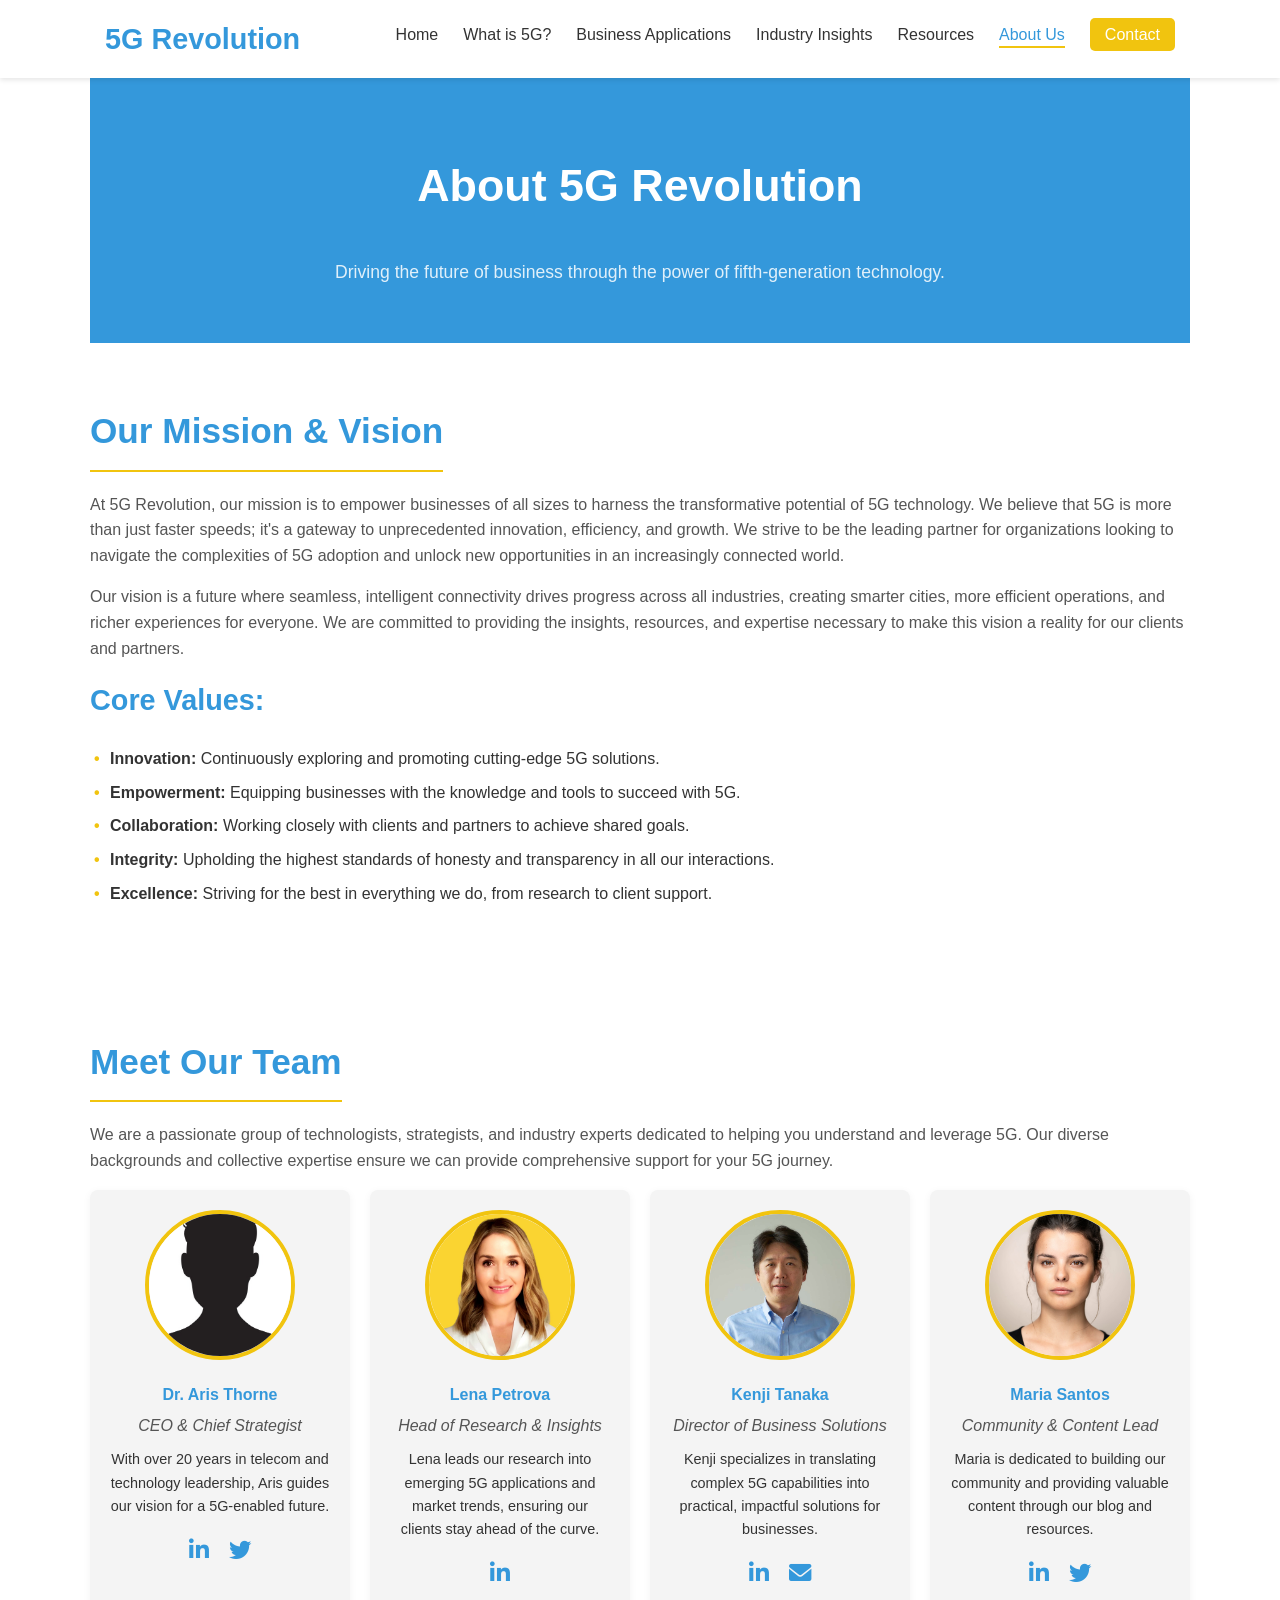
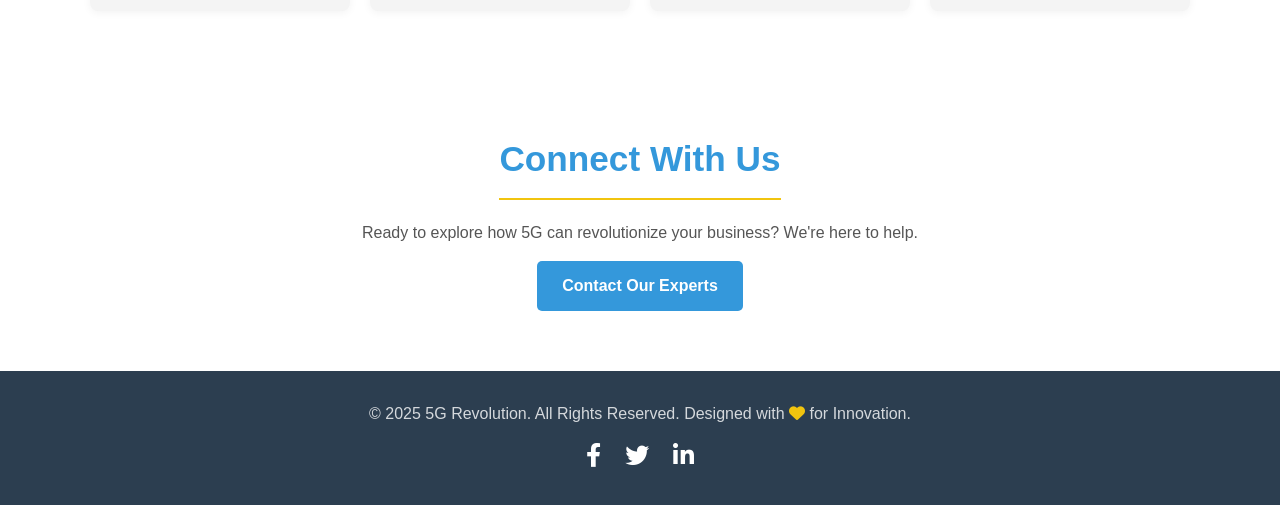
<file: about.html>
<!DOCTYPE html>
<html lang="en">
<head>
    <meta charset="UTF-8">
    <meta name="viewport" content="width=device-width, initial-scale=1.0">
    <title>About Us - 5G Revolution</title>
    <meta name="description" content="Learn about 5G Revolution, our mission to empower businesses with 5G technology, and meet the team driving innovation.">
    <link rel="stylesheet" href="css/style.css">
    <link rel="stylesheet" href="https://cdnjs.cloudflare.com/ajax/libs/font-awesome/6.0.0-beta3/css/all.min.css">
    <link rel="apple-touch-icon" sizes="180x180" href="favicon_io/apple-touch-icon.png">
    <link rel="icon" type="image/png" sizes="32x32" href="favicon_io/favicon-32x32.png">
    <link rel="icon" type="image/png" sizes="16x16" href="favicon_io/favicon-16x16.png">
    <link rel="manifest" href="favicon_io/site.webmanifest">
</head>
<body>
    <div id="loader-wrapper">
        <div class="loader">5G</div>
    </div>

    <header>
        <nav class="navbar">
            <div class="container">
                <a href="index.html" class="logo">5G Revolution</a>
                <button class="nav-toggle" aria-label="toggle navigation">
                    <span class="hamburger"></span>
                </button>
                <ul class="nav-menu">
                    <li><a href="index.html">Home</a></li>
                    <li><a href="what-is-5g.html">What is 5G?</a></li>
                    <li><a href="business-applications.html">Business Applications</a></li>
                    <li><a href="industry-insights.html">Industry Insights</a></li>
                    <li><a href="resources.html">Resources</a></li>
                    <li><a href="about.html" class="active">About Us</a></li>
                    <li><a href="index.html#contact" class="cta-button-nav">Contact</a></li>
                </ul>
            </div>
        </nav>
    </header>

    <main>
        <section class="page-header container section-padding">
            <h1>About 5G Revolution</h1>
            <p>Driving the future of business through the power of fifth-generation technology.</p>
        </section>

        <section id="our-mission" class="container section-padding content-section animate-on-scroll">
            <h2>Our Mission & Vision</h2>
            <p>At 5G Revolution, our mission is to empower businesses of all sizes to harness the transformative potential of 5G technology. We believe that 5G is more than just faster speeds; it's a gateway to unprecedented innovation, efficiency, and growth. We strive to be the leading partner for organizations looking to navigate the complexities of 5G adoption and unlock new opportunities in an increasingly connected world.</p>
            <p>Our vision is a future where seamless, intelligent connectivity drives progress across all industries, creating smarter cities, more efficient operations, and richer experiences for everyone. We are committed to providing the insights, resources, and expertise necessary to make this vision a reality for our clients and partners.</p>
            
            <h3>Core Values:</h3>
            <ul>
                <li><strong>Innovation:</strong> Continuously exploring and promoting cutting-edge 5G solutions.</li>
                <li><strong>Empowerment:</strong> Equipping businesses with the knowledge and tools to succeed with 5G.</li>
                <li><strong>Collaboration:</strong> Working closely with clients and partners to achieve shared goals.</li>
                <li><strong>Integrity:</strong> Upholding the highest standards of honesty and transparency in all our interactions.</li>
                <li><strong>Excellence:</strong> Striving for the best in everything we do, from research to client support.</li>
            </ul>
        </section>

        <section id="our-team" class="container section-padding content-section animate-on-scroll">
            <h2>Meet Our Team</h2>
            <p>We are a passionate group of technologists, strategists, and industry experts dedicated to helping you understand and leverage 5G. Our diverse backgrounds and collective expertise ensure we can provide comprehensive support for your 5G journey.</p>
            <div class="team-grid">
                <div class="team-member">
                    <img src="images/team-member-1.jpg" alt="Dr. Aris Thorne - CEO & Chief Strategist">
                    <h4>Dr. Aris Thorne</h4>
                    <p class="team-title">CEO & Chief Strategist</p>
                    <p class="team-bio">With over 20 years in telecom and technology leadership, Aris guides our vision for a 5G-enabled future.</p>
                    <div class="team-social">
                        <a href="#" aria-label="Aris Thorne LinkedIn"><i class="fab fa-linkedin-in"></i></a>
                        <a href="#" aria-label="Aris Thorne Twitter"><i class="fab fa-twitter"></i></a>
                    </div>
                </div>

                <div class="team-member">
                    <img src="images/team-member-2.jpg" alt="Lena Petrova - Head of Research & Insights">
                    <h4>Lena Petrova</h4>
                    <p class="team-title">Head of Research & Insights</p>
                    <p class="team-bio">Lena leads our research into emerging 5G applications and market trends, ensuring our clients stay ahead of the curve.</p>
                     <div class="team-social">
                        <a href="#" aria-label="Lena Petrova LinkedIn"><i class="fab fa-linkedin-in"></i></a>
                    </div>
                </div>

                <div class="team-member">
                    <img src="images/team-member-3.jpg" alt="Kenji Tanaka - Director of Business Solutions">
                    <h4>Kenji Tanaka</h4>
                    <p class="team-title">Director of Business Solutions</p>
                    <p class="team-bio">Kenji specializes in translating complex 5G capabilities into practical, impactful solutions for businesses.</p>
                     <div class="team-social">
                        <a href="#" aria-label="Kenji Tanaka LinkedIn"><i class="fab fa-linkedin-in"></i></a>
                        <a href="#" aria-label="Kenji Tanaka Email"><i class="fas fa-envelope"></i></a>
                    </div>
                </div>
                 <div class="team-member">
                    <img src="images/team-member-4.jpg" alt="Maria Santos - Community & Content Lead">
                    <h4>Maria Santos</h4>
                    <p class="team-title">Community & Content Lead</p>
                    <p class="team-bio">Maria is dedicated to building our community and providing valuable content through our blog and resources.</p>
                     <div class="team-social">
                        <a href="#" aria-label="Maria Santos LinkedIn"><i class="fab fa-linkedin-in"></i></a>
                        <a href="#" aria-label="Maria Santos Twitter"><i class="fab fa-twitter"></i></a>
                    </div>
                </div>
            </div>
        </section>

        <section id="join-us" class="container section-padding content-section text-center animate-on-scroll">
             <h2>Connect With Us</h2>
            <p>Ready to explore how 5G can revolutionize your business? We're here to help.</p>
            <a href="index.html#contact" class="btn btn-primary smooth-scroll-link">Contact Our Experts</a>
        </section>

    </main>

    <footer>
        <div class="container">
            <p>&copy; 2025 5G Revolution. All Rights Reserved. Designed with <i class="fas fa-heart" style="color: var(--secondary-color);"></i> for Innovation.</p>
            <div class="social-links">
                <a href="#" aria-label="Facebook"><i class="fab fa-facebook-f"></i></a>
                <a href="#" aria-label="Twitter"><i class="fab fa-twitter"></i></a>
                <a href="#" aria-label="LinkedIn"><i class="fab fa-linkedin-in"></i></a>
            </div>
        </div>
    </footer>

    <script src="js/script.js"></script>
</body>
</html>
</file>
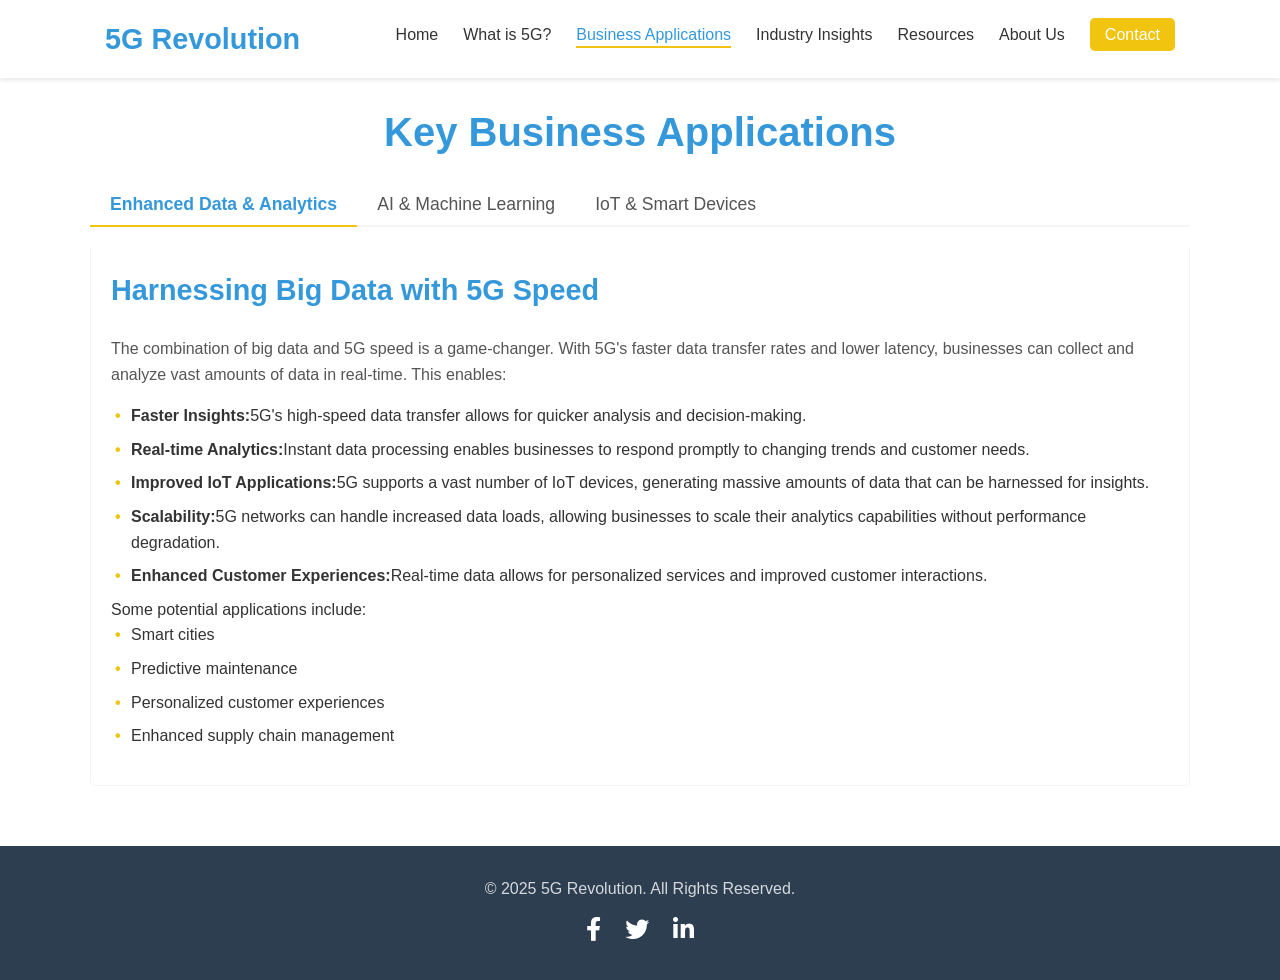
<file: business-applications.html>
<!DOCTYPE html>
<html lang="en">
<head>
    <meta charset="UTF-8">
    <meta name="viewport" content="width=device-width, initial-scale=1.0">
    <title>What is 5G? - 5G Revolution</title>
    <meta name="description" content="Learn about 5G technology, its core benefits, key features, and how it compares to previous generations.">
    <link rel="stylesheet" href="css/style.css">
    <link rel="stylesheet" href="https://cdnjs.cloudflare.com/ajax/libs/font-awesome/6.0.0-beta3/css/all.min.css">
    <link rel="apple-touch-icon" sizes="180x180" href="favicon_io/apple-touch-icon.png">
    <link rel="icon" type="image/png" sizes="32x32" href="favicon_io/favicon-32x32.png">
    <link rel="icon" type="image/png" sizes="16x16" href="favicon_io/favicon-16x16.png">
    <link rel="manifest" href="favicon_io/site.webmanifest">
</head>
<body>
    <div id="loader-wrapper">
        <div class="loader">5G</div>
    </div>

    <header>
        <nav class="navbar">
            <div class="container">
                <a href="index.html" class="logo">5G Revolution</a>
                <button class="nav-toggle" aria-label="toggle navigation">
                    <span class="hamburger"></span>
                </button>
                <ul class="nav-menu">
                    <li><a href="index.html">Home</a></li>
                    <li><a href="what-is-5g.html" class="active">What is 5G?</a></li>
                    <li><a href="business-applications.html">Business Applications</a></li>
                    <li><a href="industry-insights.html">Industry Insights</a></li>
                    <li><a href="resources.html">Resources</a></li>
                    <li><a href="about.html">About Us</a></li>
                    <li><a href="index.html#contact" class="cta-button-nav">Contact</a></li>
                </ul>
            </div>
        </nav>
    </header>

    <main>

         
        <section id="applications" class="container section-padding">
            <h2 class="section-title">Key Business Applications</h2>
            <div class="tabs">
                <button class="tab-button active" data-tab-target="data-analytics">Enhanced Data & Analytics</button>
                <button class="tab-button" data-tab-target="ai-ml">AI & Machine Learning</button>
                <button class="tab-button" data-tab-target="iot-smart">IoT & Smart Devices</button>
            </div>

            <div id="data-analytics" class="tab-content active">
                <h3>Harnessing Big Data with 5G Speed</h3>
                <p>The combination of big data and 5G speed is a game-changer. With 5G's faster data transfer rates and lower latency, businesses can collect and analyze vast amounts of data in real-time. This enables:
                    <ul>
                        <li><Strong>Faster Insights:</Strong>5G's high-speed data transfer allows for quicker analysis and decision-making.</li>
                        <li><strong>Real-time Analytics:</strong>Instant data processing enables businesses to respond promptly to changing trends and customer needs.</li>
                        <li><strong>Improved IoT Applications:</strong>5G supports a vast number of IoT devices, generating massive amounts of data that can be harnessed for insights.</li>
                        <li><strong>Scalability:</strong>5G networks can handle increased data loads, allowing businesses to scale their analytics capabilities without performance degradation.</li>
                        <li><strong>Enhanced Customer Experiences:</strong>Real-time data allows for personalized services and improved customer interactions.</li>
                    </ul>
                Some potential applications include:
                <ul>
                    <li>Smart cities</li>
                    <li>Predictive maintenance</li>
                    <li>Personalized customer experiences</li>
                    <li>Enhanced supply chain management</li>
                </ul>
                </p>
            </div>
            <div id="ai-ml" class="tab-content">
                <h3>Powering Intelligent Systems</h3>
                <p>The integration of 5G and AI is revolutionizing intelligent systems. With 5G's high-speed, low-latency connectivity, AI capabilities and machine learning models can be taken to the next level. Some key benefits include:
                    <ul>
                        <li><strong>Real-time Data Processing:</strong>5G enables faster data transfer, allowing AI systems to analyze information in real-time and make instant decisions.</li>
                        <li><strong>Enhanced Connectivity:</strong>5G's ability to connect a vast number of devices simultaneously supports the growth of IoT and smart devices, providing more data for AI algorithms.</li>
                        <li><strong>Improved User Experiences:</strong>With 5G, AI applications can deliver more personalized and responsive experiences, adapting to user needs in real-time.</li>
                    </ul>
                    Some exciting applications of 5G-enabled AI include:
                    <ul>
                        <li>Smart Transport</li>
                        <li>Autonomous Vehicles</li>
                        <li>Predictive Maintenance</li>
                        <li>Personalized Retail Experiences</li>
                        <li>Intelligent healthcare systems</li>
                        <li>Smart Manufacturing</li>
                    </ul>
                </p>
            </div>
            <div id="iot-smart" class="tab-content">
                <h3>Connecting the World of Devices</h3>
                <p>The Internet of Things (IoT) is transforming the way devices interact and communicate. With 5G, IoT devices can:
                    <ul>
                        <li><strong>Connect seamlessly:</strong>5G's vast network capacity supports a massive number of IoT devices.</li>
                        <li><strong>Communicate faster:</strong>5G's low latency enables real-time communication between devices.</li>
                        <li><strong>Enable automation:</strong> IoT devices can automate various tasks, improving efficiency and convenience.</li>
                        <li><strong>Enhance data collection:</strong>5G allows for the collection of large amounts of data from IoT devices, enabling better insights and decision-making.</li>
                        <li><strong>Support smart ecosystems:</strong>5G enables the creation of interconnected smart environments, such as smart homes, cities, and industries.</li>
                    </ul>
                    Some exciting applications of 5G-enabled IoT include:
                    <ul>
                        <li>Smart homes</li>
                        <li>Connected cars</li>
                        <li>Wearable health devices</li>
                        <li>Industrial IoT solutions</li>
                        <li>Smart grids</li>    
                        <li>Smart cities</li>
                    </ul>
                </p>
            </div>
        </section>

    </main>

    <footer>
        <div class="container">
            <p>&copy; 2025 5G Revolution. All Rights Reserved.</p>
             <div class="social-links">
                <a href="#" aria-label="Facebook"><i class="fab fa-facebook-f"></i></a>
                <a href="#" aria-label="Twitter"><i class="fab fa-twitter"></i></a>
                <a href="#" aria-label="LinkedIn"><i class="fab fa-linkedin-in"></i></a>
            </div>
        </div>
    </footer>

    <script src="js/script.js"></script>
</body>
</html>
</file>
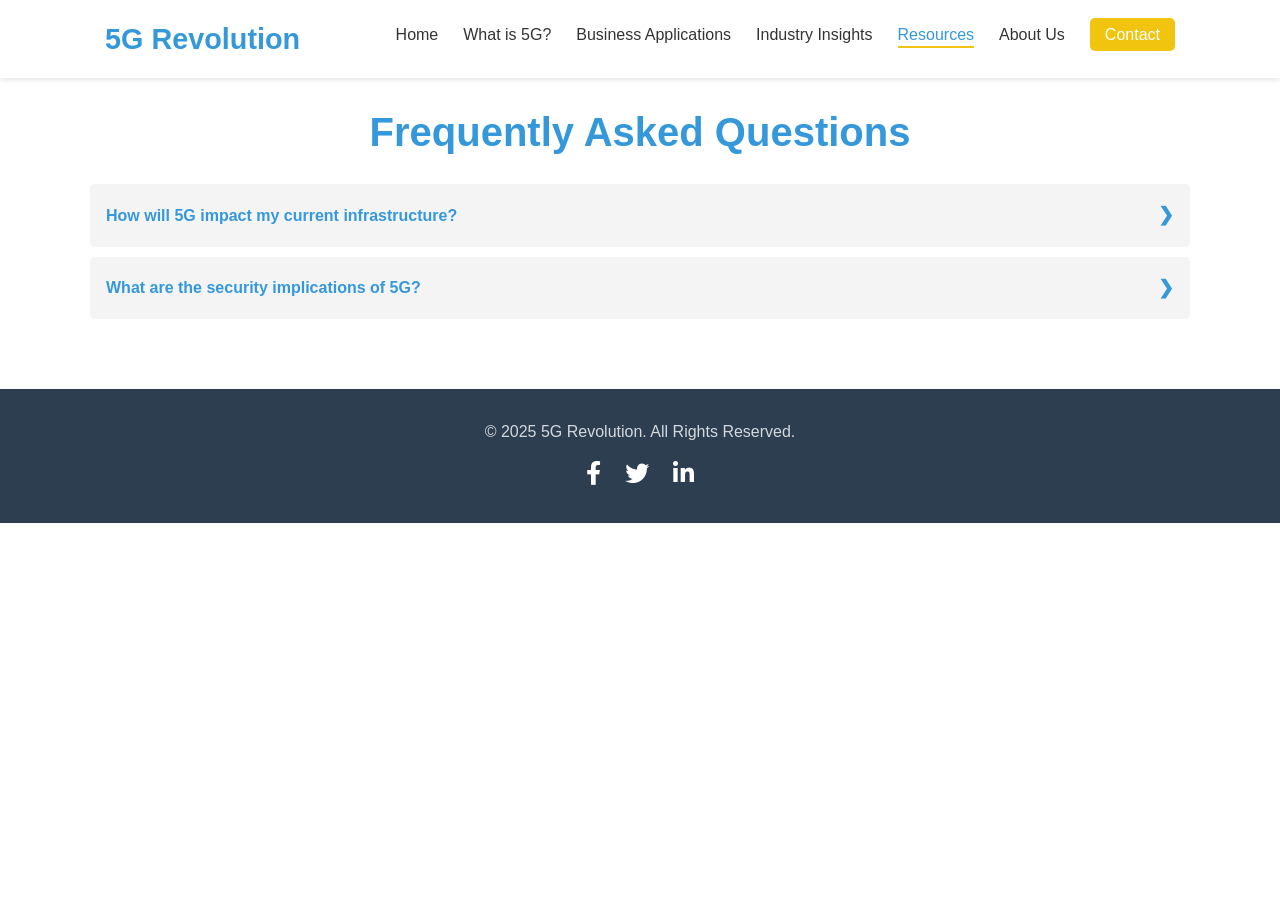
<file: resources.html>
<!DOCTYPE html>
<html lang="en">
<head>
    <meta charset="UTF-8">
    <meta name="viewport" content="width=device-width, initial-scale=1.0">
    <title>What is 5G? - 5G Revolution</title>
    <meta name="description" content="Learn about 5G technology, its core benefits, key features, and how it compares to previous generations.">
    <link rel="stylesheet" href="css/style.css">
    <link rel="stylesheet" href="https://cdnjs.cloudflare.com/ajax/libs/font-awesome/6.0.0-beta3/css/all.min.css">
    <link rel="apple-touch-icon" sizes="180x180" href="favicon_io/apple-touch-icon.png">
    <link rel="icon" type="image/png" sizes="32x32" href="favicon_io/favicon-32x32.png">
    <link rel="icon" type="image/png" sizes="16x16" href="favicon_io/favicon-16x16.png">
    <link rel="manifest" href="favicon_io/site.webmanifest">
</head>
<body>
    <div id="loader-wrapper">
        <div class="loader">5G</div>
    </div>

    <header>
        <nav class="navbar">
            <div class="container">
                <a href="index.html" class="logo">5G Revolution</a>
                <button class="nav-toggle" aria-label="toggle navigation">
                    <span class="hamburger"></span>
                </button>
                <ul class="nav-menu">
                    <li><a href="index.html">Home</a></li>
                    <li><a href="what-is-5g.html" class="active">What is 5G?</a></li>
                    <li><a href="business-applications.html">Business Applications</a></li>
                    <li><a href="industry-insights.html">Industry Insights</a></li>
                    <li><a href="resources.html">Resources</a></li>
                    <li><a href="about.html">About Us</a></li>
                    <li><a href="index.html#contact" class="cta-button-nav">Contact</a></li>
                </ul>
            </div>
        </nav>
    </header>

    <main>
        <section id="faq" class="container section-padding">
    <h2 class="section-title">Frequently Asked Questions</h2>
    <div class="accordion">
        <div class="accordion-item">
            <div class="accordion-header">How will 5G impact my current infrastructure?</div>
            <div class="accordion-content">
                <p>5G can integrate with existing infrastructure but may require upgrades...</p>
            </div>
        </div>
        <div class="accordion-item">
            <div class="accordion-header">What are the security implications of 5G?</div>
            <div class="accordion-content">
                <p>While 5G offers enhanced security features, new considerations arise...</p>
            </div>
        </div>
    </div>
</section>
    </main>

    <footer>
        <div class="container">
            <p>&copy; 2025 5G Revolution. All Rights Reserved.</p>
             <div class="social-links">
                <a href="#" aria-label="Facebook"><i class="fab fa-facebook-f"></i></a>
                <a href="#" aria-label="Twitter"><i class="fab fa-twitter"></i></a>
                <a href="#" aria-label="LinkedIn"><i class="fab fa-linkedin-in"></i></a>
            </div>
        </div>
    </footer>

    <script src="js/script.js"></script>
</body>
</html>
</file>
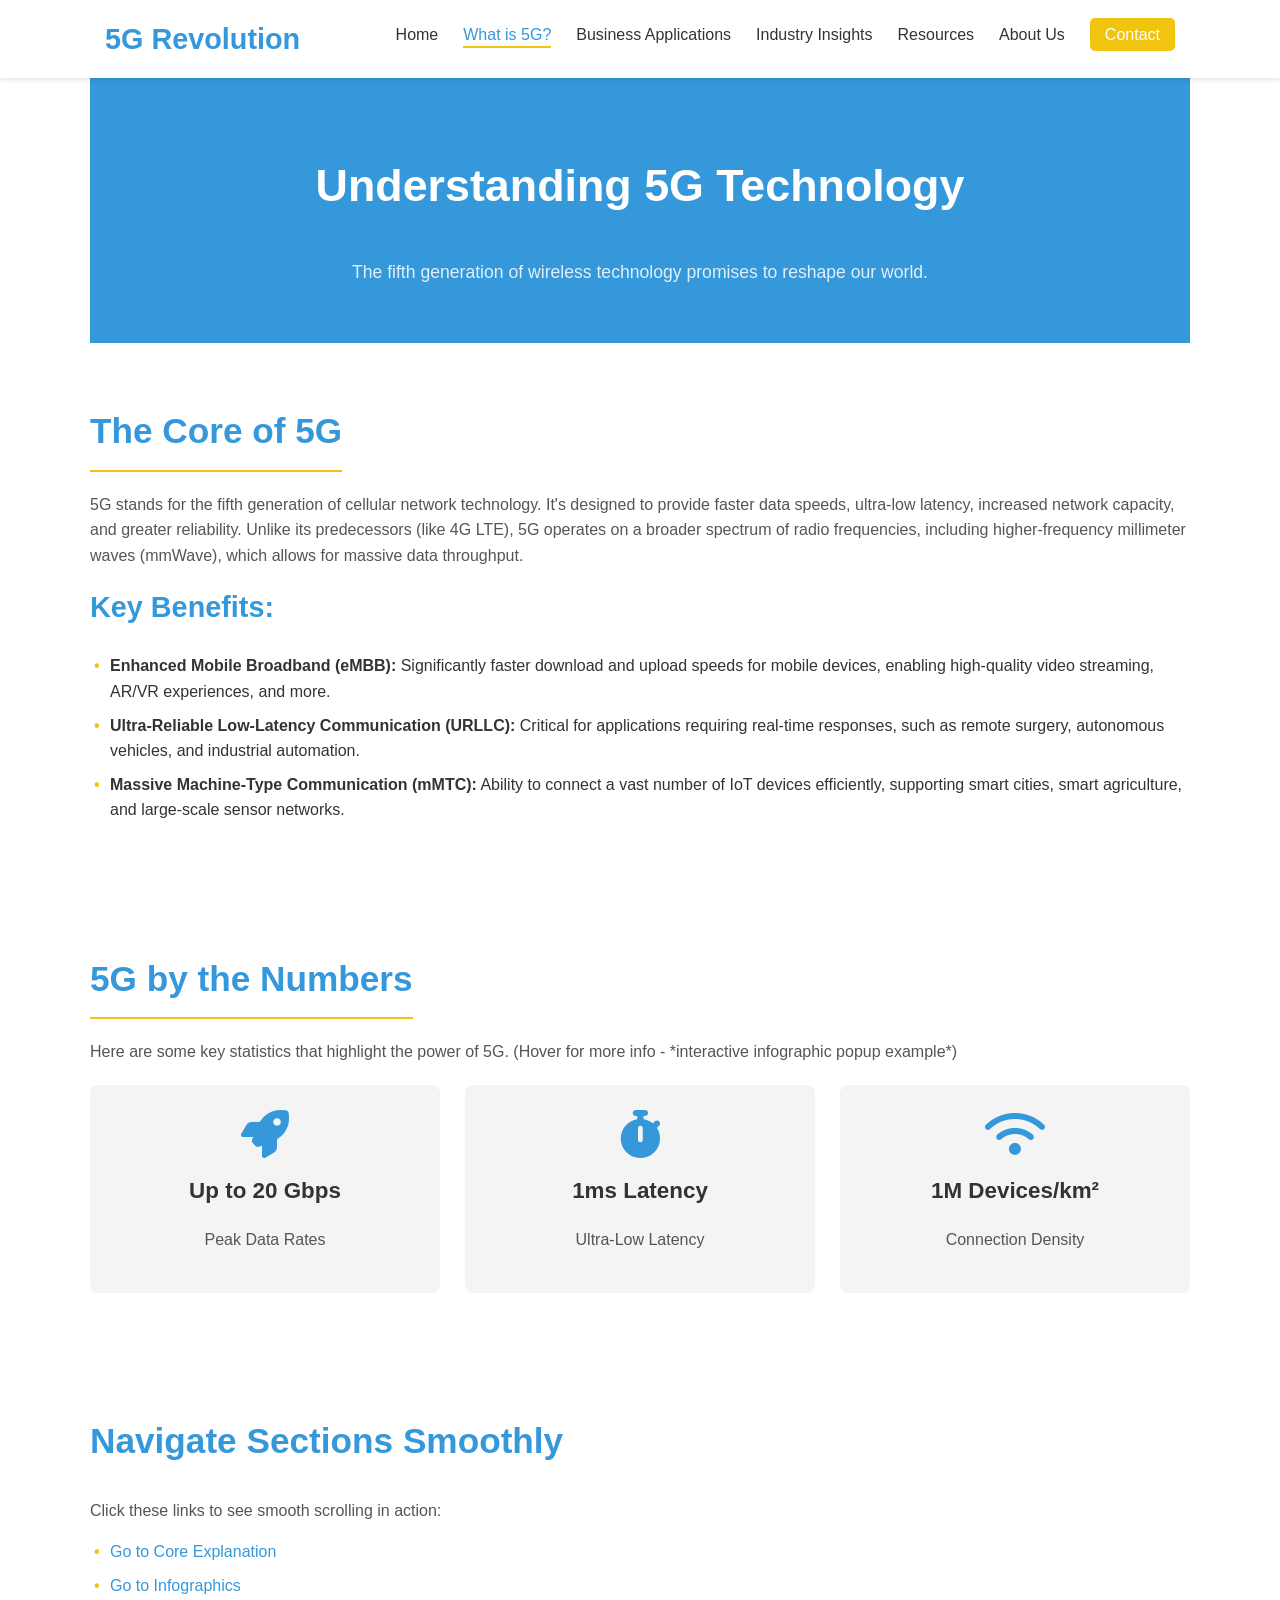
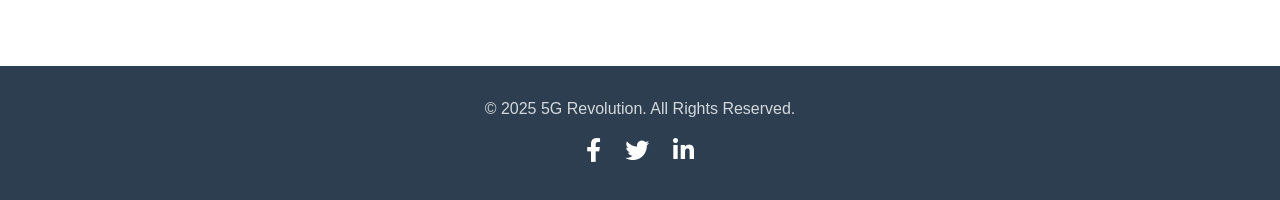
<file: what-is-5g.html>
<!DOCTYPE html>
<html lang="en">
<head>
    <meta charset="UTF-8">
    <meta name="viewport" content="width=device-width, initial-scale=1.0">
    <title>What is 5G? - 5G Revolution</title>
    <meta name="description" content="Learn about 5G technology, its core benefits, key features, and how it compares to previous generations.">
    <link rel="stylesheet" href="css/style.css">
    <link rel="stylesheet" href="https://cdnjs.cloudflare.com/ajax/libs/font-awesome/6.0.0-beta3/css/all.min.css">
    <link rel="apple-touch-icon" sizes="180x180" href="favicon_io/apple-touch-icon.png">
    <link rel="icon" type="image/png" sizes="32x32" href="favicon_io/favicon-32x32.png">
    <link rel="icon" type="image/png" sizes="16x16" href="favicon_io/favicon-16x16.png">
    <link rel="manifest" href="favicon_io/site.webmanifest">
</head>
<body>
    <div id="loader-wrapper">
        <div class="loader">5G</div>
    </div>

    <header>
        <nav class="navbar">
            <div class="container">
                <a href="index.html" class="logo">5G Revolution</a>
                <button class="nav-toggle" aria-label="toggle navigation">
                    <span class="hamburger"></span>
                </button>
                <ul class="nav-menu">
                    <li><a href="index.html">Home</a></li>
                    <li><a href="what-is-5g.html" class="active">What is 5G?</a></li>
                    <li><a href="business-applications.html">Business Applications</a></li>
                    <li><a href="industry-insights.html">Industry Insights</a></li>
                    <li><a href="resources.html">Resources</a></li>
                    <li><a href="about.html">About Us</a></li>
                    <li><a href="index.html#contact" class="cta-button-nav">Contact</a></li>
                </ul>
            </div>
        </nav>
    </header>

    <main>
        <section class="page-header container section-padding">
            <h1>Understanding 5G Technology</h1>
            <p>The fifth generation of wireless technology promises to reshape our world.</p>
        </section>

        <section id="explanation" class="container section-padding content-section animate-on-scroll">
            <h2>The Core of 5G</h2>
            <p>5G stands for the fifth generation of cellular network technology. It's designed to provide faster data speeds, ultra-low latency, increased network capacity, and greater reliability. Unlike its predecessors (like 4G LTE), 5G operates on a broader spectrum of radio frequencies, including higher-frequency millimeter waves (mmWave), which allows for massive data throughput.</p>
            <h3>Key Benefits:</h3>
            <ul>
                <li><strong>Enhanced Mobile Broadband (eMBB):</strong> Significantly faster download and upload speeds for mobile devices, enabling high-quality video streaming, AR/VR experiences, and more.</li>
                <li><strong>Ultra-Reliable Low-Latency Communication (URLLC):</strong> Critical for applications requiring real-time responses, such as remote surgery, autonomous vehicles, and industrial automation.</li>
                <li><strong>Massive Machine-Type Communication (mMTC):</strong> Ability to connect a vast number of IoT devices efficiently, supporting smart cities, smart agriculture, and large-scale sensor networks.</li>
            </ul>
        </section>

        <section id="infographics-section" class="container section-padding content-section animate-on-scroll">
            <h2>5G by the Numbers</h2>
            <p>Here are some key statistics that highlight the power of 5G. (Hover for more info - *interactive infographic popup example*)</p>
            <div class="infographic-grid">
                <div class="infographic-item" data-infographic-target="speed">
                    <i class="fas fa-rocket"></i>
                    <h4>Up to 20 Gbps</h4>
                    <p>Peak Data Rates</p>
                </div>
                <div class="infographic-item" data-infographic-target="latency">
                    <i class="fas fa-stopwatch"></i>
                    <h4>1ms Latency</h4>
                    <p>Ultra-Low Latency</p>
                </div>
                <div class="infographic-item" data-infographic-target="density">
                    <i class="fas fa-wifi"></i>
                    <h4>1M Devices/km²</h4>
                    <p>Connection Density</p>
                </div>
            </div>
            <div id="infographic-popup-speed" class="modal infographic-popup">
                <div class="modal-content">
                    <span class="close-button">&times;</span>
                    <h3>Speed Explained</h3>
                    <p>5G's peak data rates can reach up to 20 Gigabits per second, enabling incredibly fast downloads and streaming.</p>
                    </div>
            </div>
             <div id="infographic-popup-latency" class="modal infographic-popup">
                <div class="modal-content">
                    <span class="close-button">&times;</span>
                    <h3>Latency Explained</h3>
                    <p>With latency as low as 1 millisecond, 5G enables real-time interactions for critical applications.</p>
                </div>
            </div>
             <div id="infographic-popup-density" class="modal infographic-popup">
                <div class="modal-content">
                    <span class="close-button">&times;</span>
                    <h3>Connection Density Explained</h3>
                    <p>5G can support up to 1 million connected devices per square kilometer, paving the way for a truly connected world.</p>
                </div>
            </div>
        </section>

         <section id="smooth-scroll-example" class="container section-padding">
            <h2>Navigate Sections Smoothly</h2>
            <p>Click these links to see smooth scrolling in action:</p>
            <ul>
                <li><a href="#explanation" class="smooth-scroll-link">Go to Core Explanation</a></li>
                <li><a href="#infographics-section" class="smooth-scroll-link">Go to Infographics</a></li>
            </ul>
        </section>

    </main>

    <footer>
        <div class="container">
            <p>&copy; 2025 5G Revolution. All Rights Reserved.</p>
             <div class="social-links">
                <a href="#" aria-label="Facebook"><i class="fab fa-facebook-f"></i></a>
                <a href="#" aria-label="Twitter"><i class="fab fa-twitter"></i></a>
                <a href="#" aria-label="LinkedIn"><i class="fab fa-linkedin-in"></i></a>
            </div>
        </div>
    </footer>

    <script src="js/script.js"></script>
</body>
</html>
</file>
<file: css/style.css>
/* Global Styles & Variables */
:root {
    --primary-color: #3498db; /* Deep Blue */
    --secondary-color: #f1c40f; /* Vibrant Orange */
    --text-color: #333;
    --light-gray: #f4f4f4;
    --dark-gray: #555;
    --white-color: #fff;
    --font-family: 'Arial', sans-serif; /* Choose a suitable font */
    --transition-speed: 0.3s;
}

* {
    margin: 0;
    padding: 0;
    box-sizing: border-box;
}

body {
    font-family: var(--font-family);
    line-height: 1.6;
    color: var(--text-color);
    background-color: var(--white-color);
    overflow-x: hidden; /* Prevent horizontal scroll */
    opacity: 0; /* For page fade-in */
    animation: pageFadeIn 0.5s forwards;
}

@keyframes pageFadeIn {
    to {
        opacity: 1;
    }
}

.container {
    width: 90%;
    max-width: 1100px;
    margin: 0 auto;
    padding: 0 15px;
}
.section-title{
    font-size: 2.5em;
    color: var(--primary-color);
    margin-bottom: 20px;
    text-align: center;
    position: relative;
    margin-top: 40px; /* Space for fixed navbar */
}
h1, h2, h3, h4 {
    color: var(--primary-color);
    margin-bottom: 0.8em;
}

h1 { font-size: 2.8em; }
h2 { font-size: 2.2em; }
h3 { font-size: 1.8em; }

p {
    margin-bottom: 1em;
    color: var(--dark-gray);
}

a {
    text-decoration: none;
    color: var(--primary-color);
    transition: color var(--transition-speed) ease;
}

a:hover {
    color: var(--secondary-color);
}

ul {
    list-style: none;
    padding-left: 20px;
}

ul li {
    margin-bottom: 0.5em;
}

ul li::before {
    content: "\2022"; /* Bullet */
    color: var(--secondary-color);
    font-weight: bold;
    display: inline-block;
    width: 1em;
    margin-left: -1em;
}


.btn {
    display: inline-block;
    padding: 12px 25px;
    border-radius: 5px;
    text-decoration: none;
    font-weight: bold;
    transition: background-color var(--transition-speed) ease, transform var(--transition-speed) ease;
    cursor: pointer;
    border: none;
    font-size: 1em;
}

.btn-primary {
    background-color: var(--primary-color);
    color: var(--white-color);
}

.btn-primary:hover {
    background-color: #2980b9; /* Darker blue */
    transform: translateY(-2px);
    color: var(--white-color);
}

.btn-secondary {
    background-color: var(--secondary-color);
    color: var(--white-color);
}

.btn-secondary:hover {
    background-color: #e67e22; /* Darker orange */
    transform: translateY(-2px);
    color: var(--white-color);
}

.section-padding {
    padding: 60px 0;
}

/* Loader Animation */
#loader-wrapper {
    position: fixed;
    top: 0;
    left: 0;
    width: 100%;
    height: 100%;
    background-color: var(--white-color);
    display: flex;
    justify-content: center;
    align-items: center;
    z-index: 9999;
    transition: opacity 0.5s ease, visibility 0.5s ease;
}

.loader {
    border: 8px solid var(--light-gray);
    border-top: 8px solid var(--primary-color);
    border-radius: 50%;
    width: 60px;
    height: 60px;
    animation: spin 1s linear infinite;
    display: flex;
    justify-content: center;
    align-items: center;
    font-weight: bold;
    color: var(--primary-color);
}

@keyframes spin {
    0% { transform: rotate(0deg); }
    100% { transform: rotate(360deg); }
}

#loader-wrapper.loaded {
    opacity: 0;
    visibility: hidden;
}


/* Header & Navbar */
.navbar {
    background-color: var(--white-color);
    color: var(--text-color);
    padding: 1rem 0;
    position: fixed;
    width: 100%;
    top: 0;
    left: 0;
    z-index: 1000;
    box-shadow: 0 2px 5px rgba(0,0,0,0.1);
    transition: background-color var(--transition-speed) ease, padding var(--transition-speed) ease;
}

.navbar.scrolled {
    background-color: rgba(255, 255, 255, 0.95);
    padding: 0.7rem 0;
    box-shadow: 0 4px 8px rgba(0,0,0,0.15);
}

.navbar .container {
    display: flex;
    justify-content: space-between;
    align-items: center;
}

.logo {
    font-size: 1.8em;
    font-weight: bold;
    color: var(--primary-color);
}
.logo:hover {
    color: var(--secondary-color);
}

.nav-menu {
    list-style: none;
    display: flex;
}

.nav-menu li {
    margin-left: 25px;
}
.nav-menu li::before {
    content: ""; /* Remove default bullet for nav */
    margin-left: 0;
    width: 0;
}

.nav-menu a {
    color: var(--text-color);
    font-weight: 500;
    padding-bottom: 5px;
    position: relative;
}

.nav-menu a.active, .nav-menu a:hover {
    color: var(--primary-color);
}

.nav-menu a::after {
    content: '';
    position: absolute;
    bottom: 0;
    left: 0;
    width: 0;
    height: 2px;
    background-color: var(--secondary-color);
    transition: width var(--transition-speed) ease;
}

.nav-menu a:hover::after, .nav-menu a.active::after {
    width: 100%;
}

.cta-button-nav {
    background-color: var(--secondary-color);
    color: var(--white-color) !important;
    padding: 8px 15px !important;
    border-radius: 5px;
    transition: background-color var(--transition-speed) ease;
}
.cta-button-nav:hover {
    background-color: #e67e22; /* Darker orange */
    color: var(--white-color) !important;
}
.cta-button-nav::after { /* Remove underline for button */
    display: none;
}


.nav-toggle {
    display: none; /* Hidden on desktop */
    background: none;
    border: none;
    cursor: pointer;
    padding: 10px;
}

.hamburger {
    display: block;
    width: 25px;
    height: 3px;
    background-color: var(--primary-color);
    position: relative;
    transition: transform var(--transition-speed) ease;
}

.hamburger::before,
.hamburger::after {
    content: '';
    position: absolute;
    width: 25px;
    height: 3px;
    background-color: var(--primary-color);
    left: 0;
    transition: transform var(--transition-speed) ease, top var(--transition-speed) ease;
}

.hamburger::before {
    top: -8px;
}

.hamburger::after {
    top: 8px;
}


/* Hero Section */
#hero {
    background: url('../images/5g-hero-bg.png') no-repeat center center/cover; /* Add your 5G background image */
    color: var(--white-color);
    height: 100vh;
    min-height: 500px;
    display: flex;
    align-items: center;
    justify-content: center;
    text-align: center;
    position: relative;
    padding-top: 80px; /* Account for fixed navbar */
}
/* Placeholder for video background (more complex, involves JS or specific HTML video tag) */
/*
#hero video {
    position: absolute;
    top: 50%;
    left: 50%;
    min-width: 100%;
    min-height: 100%;
    width: auto;
    height: auto;
    z-index: -1;
    transform: translateX(-50%) translateY(-50%);
    background-size: cover;
}
*/

#hero::before { /* Overlay for better text readability */
    content: '';
    position: absolute;
    top: 0;
    left: 0;
    width: 100%;
    height: 100%;
    background-color: rgba(30, 30, 50, 0.6); /* Dark blueish overlay */
}

.hero-content {
    position: relative; /* To be above the overlay */
    z-index: 1;
    max-width: 800px;
    animation: heroFadeInUp 1s ease-out forwards;
}

@keyframes heroFadeInUp {
    from {
        opacity: 0;
        transform: translateY(30px);
    }
    to {
        opacity: 1;
        transform: translateY(0);
    }
}


.hero-content h1 {
    font-size: 3.5em;
    margin-bottom: 0.5em;
    color: var(--white-color);
}

.hero-content p {
    font-size: 1.3em;
    margin-bottom: 1.5em;
    color: rgba(255, 255, 255, 0.9);
}

.hero-cta .btn {
    margin: 0 10px;
}

/* Intro Section (Home Page) */
.features-overview {
    display: flex;
    justify-content: space-around;
    flex-wrap: wrap;
    gap: 20px;
    margin-top: 30px;
}
.feature-item {
    flex-basis: calc(33.333% - 20px);
    text-align: center;
    padding: 20px;
    background: var(--light-gray);
    border-radius: 8px;
    box-shadow: 0 2px 10px rgba(0,0,0,0.05);
    transition: transform var(--transition-speed) ease, box-shadow var(--transition-speed) ease;
}
.feature-item:hover {
    transform: translateY(-5px);
    box-shadow: 0 5px 15px rgba(0,0,0,0.1);
}
.feature-item i {
    font-size: 2.5em;
    color: var(--secondary-color);
    margin-bottom: 15px;
}
.feature-item h3 {
    font-size: 1.5em;
    margin-bottom: 10px;
}

/* Page Header for subpages */
.page-header {
    background-color: var(--primary-color);
    color: var(--white-color);
    padding: 80px 0 40px; /* Adjusted padding for fixed header */
    text-align: center;
    margin-top: 70px; /* Height of the navbar */
}
.page-header h1 {
    color: var(--white-color);
}
.page-header p {
    color: rgba(255,255,255,0.85);
    font-size: 1.1em;
}

/* Content Section styling for subpages */
.content-section h2 {
    border-bottom: 2px solid var(--secondary-color);
    padding-bottom: 10px;
    display: inline-block;
    margin-bottom: 20px;
}

/* Infographics Section Example */
.infographic-grid {
    display: grid;
    grid-template-columns: repeat(auto-fit, minmax(250px, 1fr));
    gap: 25px;
    margin-top: 20px;
}
.infographic-item {
    background: var(--light-gray);
    padding: 25px;
    border-radius: 8px;
    text-align: center;
    cursor: pointer; /* For popup */
    transition: transform var(--transition-speed) ease, box-shadow var(--transition-speed) ease;
}
.infographic-item:hover {
    transform: scale(1.05);
    box-shadow: 0 4px 12px rgba(0,0,0,0.1);
}
.infographic-item i {
    font-size: 3em;
    color: var(--primary-color);
    margin-bottom: 15px;
}
.infographic-item h4 {
    color: var(--text-color);
    font-size: 1.4em;
}

/* Business Applications - Tabbed Content Example */
.tabs {
    display: flex;
    border-bottom: 2px solid var(--light-gray);
    margin-bottom: 20px;
}
.tab-button {
    padding: 10px 20px;
    cursor: pointer;
    border: none;
    background-color: transparent;
    font-size: 1.1em;
    font-weight: 500;
    color: var(--dark-gray);
    position: relative;
}
.tab-button.active {
    color: var(--primary-color);
    font-weight: bold;
}
.tab-button.active::after {
    content: '';
    position: absolute;
    bottom: -2px; /* Align with the tabs border */
    left: 0;
    width: 100%;
    height: 2px;
    background-color: var(--secondary-color);
}
.tab-content {
    display: none;
    padding: 20px;
    border: 1px solid var(--light-gray);
    border-top: none;
    border-radius: 0 0 5px 5px;
    animation: fadeIn 0.5s;
}
.tab-content.active {
    display: block;
}
@keyframes fadeIn {
    from { opacity: 0; }
    to { opacity: 1; }
}

/* Industry Insights - Case Studies & Testimonials */
.case-study-grid, .testimonial-grid {
    display: grid;
    grid-template-columns: repeat(auto-fit, minmax(300px, 1fr));
    gap: 30px;
}
.case-study-card, .testimonial-card {
    background: var(--white-color);
    border: 1px solid #ddd;
    border-radius: 8px;
    padding: 20px;
    box-shadow: 0 2px 8px rgba(0,0,0,0.08);
    transition: transform var(--transition-speed) ease, box-shadow var(--transition-speed) ease;
}
.case-study-card:hover, .testimonial-card:hover {
    transform: translateY(-5px);
    box-shadow: 0 5px 15px rgba(0,0,0,0.12);
}
.case-study-card img { /* Add placeholder if image is used */
    width: 100%;
    border-radius: 5px;
    margin-bottom: 15px;
}
.case-study-card h3, .testimonial-card h3 {
    margin-top: 0;
}
.testimonial-card blockquote {
    font-style: italic;
    color: var(--dark-gray);
    border-left: 3px solid var(--secondary-color);
    padding-left: 15px;
    margin: 15px 0;
}
.testimonial-card .author {
    font-weight: bold;
    color: var(--primary-color);
    text-align: right;
}
.read-more-btn {
    display: inline-block;
    margin-top: 10px;
    color: var(--secondary-color);
    font-weight: bold;
    cursor: pointer;
}


/* Resources - Blog, Whitepapers */
.blog-post-preview {
    border-bottom: 1px solid var(--light-gray);
    padding-bottom: 20px;
    margin-bottom: 20px;
}
.blog-post-preview:last-child {
    border-bottom: none;
    margin-bottom: 0;
}
.blog-post-preview h3 a {
    color: var(--primary-color);
}
.blog-post-preview .meta {
    font-size: 0.9em;
    color: var(--dark-gray);
    margin-bottom: 10px;
}
.download-item {
    display: flex;
    align-items: center;
    padding: 15px;
    background: var(--light-gray);
    border-radius: 5px;
    margin-bottom: 15px;
}
.download-item i {
    font-size: 2em;
    color: var(--primary-color);
    margin-right: 15px;
}
.download-item h4 { margin-bottom: 5px;}


/* About Us */
.team-grid {
    display: grid;
    grid-template-columns: repeat(auto-fit, minmax(250px, 1fr));
    gap: 20px;
}
.team-member {
    text-align: center;
}
.team-member img {
    width: 150px;
    height: 150px;
    border-radius: 50%;
    object-fit: cover;
    margin-bottom: 10px;
    border: 3px solid var(--secondary-color);
}

/* Accordion Menu */
.accordion-item {
    margin-bottom: 10px;
    border: 1px solid var(--light-gray);
    border-radius: 5px;
}
.accordion-header {
    background-color: var(--light-gray);
    padding: 15px;
    cursor: pointer;
    display: flex;
    justify-content: space-between;
    align-items: center;
    font-weight: bold;
    color: var(--primary-color);
}
.accordion-header::after {
    content: '\276F'; /* Arrow > */
    font-size: 1.2em;
    transition: transform var(--transition-speed) ease;
}
.accordion-header.active::after {
    transform: rotate(90deg);
}
.accordion-content {
    padding: 0 15px;
    max-height: 0;
    overflow: hidden;
    transition: max-height var(--transition-speed) ease-out, padding var(--transition-speed) ease-out;
}
.accordion-content p {
    margin-top: 15px; /* Add padding when content is visible */
}


/* Contact Form */
.contact-form .form-group {
    margin-bottom: 20px;
}
.contact-form label {
    display: block;
    margin-bottom: 5px;
    font-weight: bold;
    color: var(--text-color);
}
.contact-form input[type="text"],
.contact-form input[type="email"],
.contact-form textarea {
    width: 100%;
    padding: 12px;
    border: 1px solid #ccc;
    border-radius: 5px;
    font-size: 1em;
}
.contact-form textarea {
    resize: vertical;
}
.contact-form button[type="submit"] {
    width: auto;
}

/* Footer */
footer {
    background-color: #2c3e50; /* Darker blue-gray */
    color: var(--white-color);
    text-align: center;
    padding: 30px 0;
    margin-top: auto; /* Pushes footer to bottom if content is short */
}
footer p {
    margin-bottom: 10px;
    color: rgba(255,255,255,0.8);
}
.social-links a {
    color: var(--white-color);
    margin: 0 10px;
    font-size: 1.5em;
}
.social-links a:hover {
    color: var(--secondary-color);
}

/* Modal / Popup Window */
.modal {
    display: none; /* Hidden by default */
    position: fixed;
    z-index: 2000;
    left: 0;
    top: 0;
    width: 100%;
    height: 100%;
    overflow: auto;
    background-color: rgba(0,0,0,0.6); /* Dim background */
    animation: fadeInModal 0.3s ease;
}
@keyframes fadeInModal {
    from { opacity: 0; }
    to { opacity: 1; }
}

.modal-content {
    background-color: var(--white-color);
    margin: 10% auto;
    padding: 30px;
    border: 1px solid #888;
    width: 80%;
    max-width: 600px;
    border-radius: 8px;
    position: relative;
    box-shadow: 0 5px 15px rgba(0,0,0,0.3);
    animation: slideInModal 0.4s ease-out;
}
@keyframes slideInModal {
    from { transform: translateY(-50px); opacity: 0; }
    to { transform: translateY(0); opacity: 1;}
}

.close-button {
    color: #aaa;
    float: right;
    font-size: 28px;
    font-weight: bold;
    position: absolute;
    top: 10px;
    right: 20px;
}

.close-button:hover,
.close-button:focus {
    color: var(--text-color);
    text-decoration: none;
    cursor: pointer;
}
.modal-content h2 {
    margin-top: 0;
    color: var(--primary-color);
}

/* Scrolling Animations */
.animate-on-scroll {
    opacity: 0;
    transform: translateY(30px);
    transition: opacity 0.6s ease-out, transform 0.6s ease-out;
}
.animate-on-scroll.visible {
    opacity: 1;
    transform: translateY(0);
}


/* Responsive Design */
@media (max-width: 992px) {
    .hero-content h1 { font-size: 2.8em; }
    .hero-content p { font-size: 1.1em; }
    .features-overview .feature-item { flex-basis: calc(50% - 20px); }
}

@media (max-width: 768px) {
    .navbar .container {
        flex-wrap: wrap; /* Allow wrapping for toggle button */
    }
    .nav-menu {
        display: none; /* Hide by default on mobile */
        flex-direction: column;
        width: 100%;
        background-color: var(--white-color);
        position: absolute;
        top: 70px; /* Adjust based on navbar height */
        left: 0;
        box-shadow: 0 2px 5px rgba(0,0,0,0.1);
        padding: 10px 0;
        animation: slideDown 0.3s ease-out;
    }
    @keyframes slideDown {
        from { opacity: 0; transform: translateY(-20px); }
        to { opacity: 1; transform: translateY(0); }
    }

    .nav-menu.active {
        display: flex;
    }
    .nav-menu li {
        margin: 10px 0;
        text-align: center;
    }
    .nav-menu li a {
        display: block;
        padding: 10px;
    }
    .nav-toggle {
        display: block; /* Show hamburger */
    }
    .nav-toggle.active .hamburger {
        transform: rotate(45deg);
    }
    .nav-toggle.active .hamburger::before {
        transform: rotate(90deg) translate(-8px, 0px);
    }
    .nav-toggle.active .hamburger::after {
        transform: rotate(90deg) translate(8px, 0px);
        opacity: 0; /* Hide bottom bar for X */
    }


    #hero { height: auto; min-height: 80vh; padding: 100px 20px 50px; } /* Adjust for mobile */
    .hero-content h1 { font-size: 2.2em; }
    .hero-content p { font-size: 1em; }
    .hero-cta .btn { margin: 10px 0; display: block; }

    .features-overview .feature-item { flex-basis: 100%; }
    .infographic-grid { grid-template-columns: 1fr; } /* Stack items */
    .case-study-grid, .testimonial-grid, .team-grid { grid-template-columns: 1fr; }

    .tabs { flex-direction: column; }
    .tab-button { width: 100%; text-align: left; border-bottom: 1px solid var(--light-gray);}
    .tab-button.active::after { bottom: 0; height: 2px;}


    .modal-content {
        width: 90%;
        margin: 20% auto;
        padding: 20px;
    }
}

@media (max-width: 480px) {
    h1 { font-size: 2em; }
    h2 { font-size: 1.8em; }
    .section-padding { padding: 40px 0; }
    .page-header { padding: 70px 0 30px; margin-top: 60px; }
    .navbar { padding: 0.8rem 0; }
    .navbar.scrolled { padding: 0.6rem 0; }
    .nav-menu { top: 60px; } /* Adjust if navbar height changes */

}
/* Add to css/style.css if these specific styles are needed */
.team-member {
    background-color: var(--light-gray); /* Or var(--white-color) if you prefer */
    padding: 20px;
    border-radius: 8px;
    box-shadow: 0 2px 8px rgba(0,0,0,0.05);
    transition: transform 0.3s ease, box-shadow 0.3s ease;
}

.team-member:hover {
    transform: translateY(-5px);
    box-shadow: 0 5px 15px rgba(0,0,0,0.1);
}

.team-member img {
    width: 150px; /* As defined before */
    height: 150px; /* As defined before */
    border-radius: 50%; /* As defined before */
    object-fit: cover;
    margin-bottom: 15px; /* Increased margin */
    border: 4px solid var(--secondary-color); /* As defined before, maybe thicker */
}

.team-member h4 {
    color: var(--primary-color);
    margin-bottom: 5px;
}

.team-title {
    font-size: 1em;
    color: var(--dark-gray);
    font-style: italic;
    margin-bottom: 10px;
}

.team-bio {
    font-size: 0.9em;
    color: var(--text-color);
    margin-bottom: 15px;
}

.team-social {
    margin-top: 10px;
}

.team-social a {
    color: var(--primary-color);
    margin: 0 8px;
    font-size: 1.4em;
}

.team-social a:hover {
    color: var(--secondary-color);
}

/* Ensure text-center utility class is available if you use it, e.g., in #join-us */
.text-center {
    text-align: center;
}
</file>
